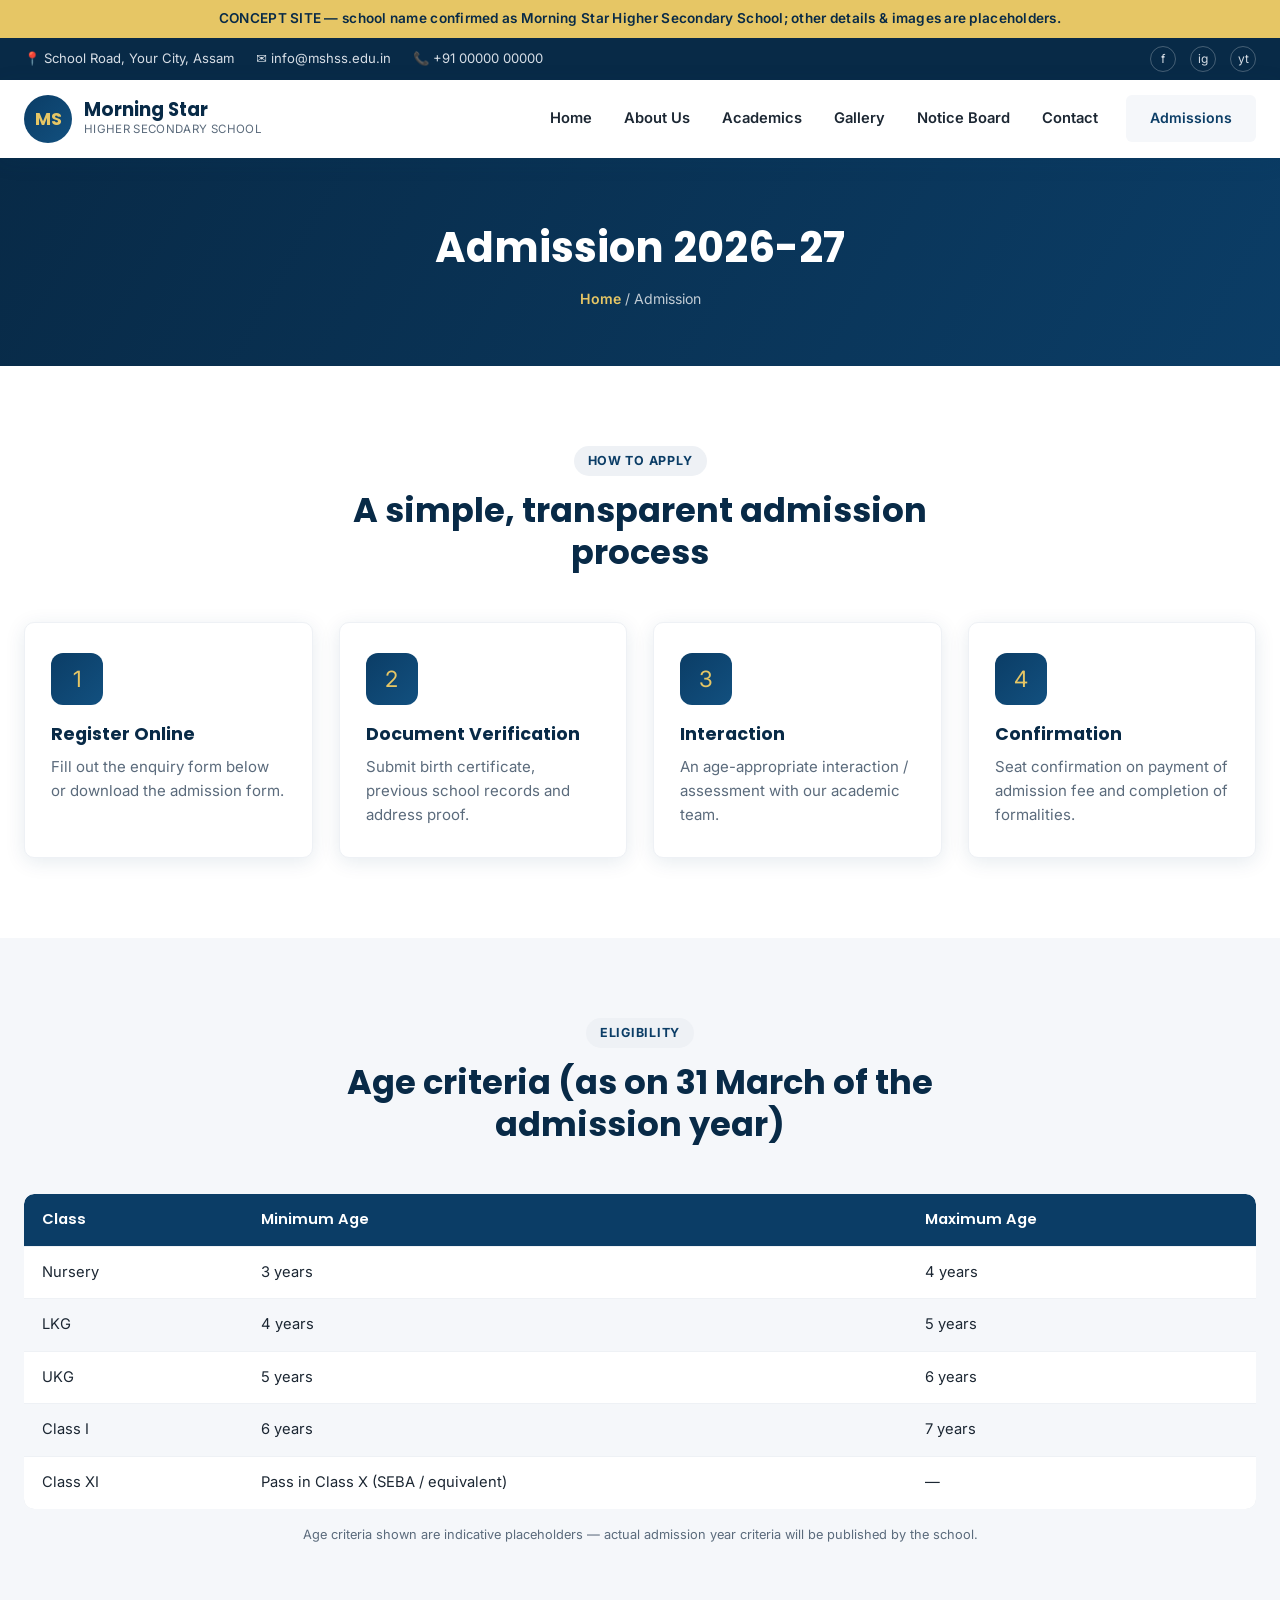
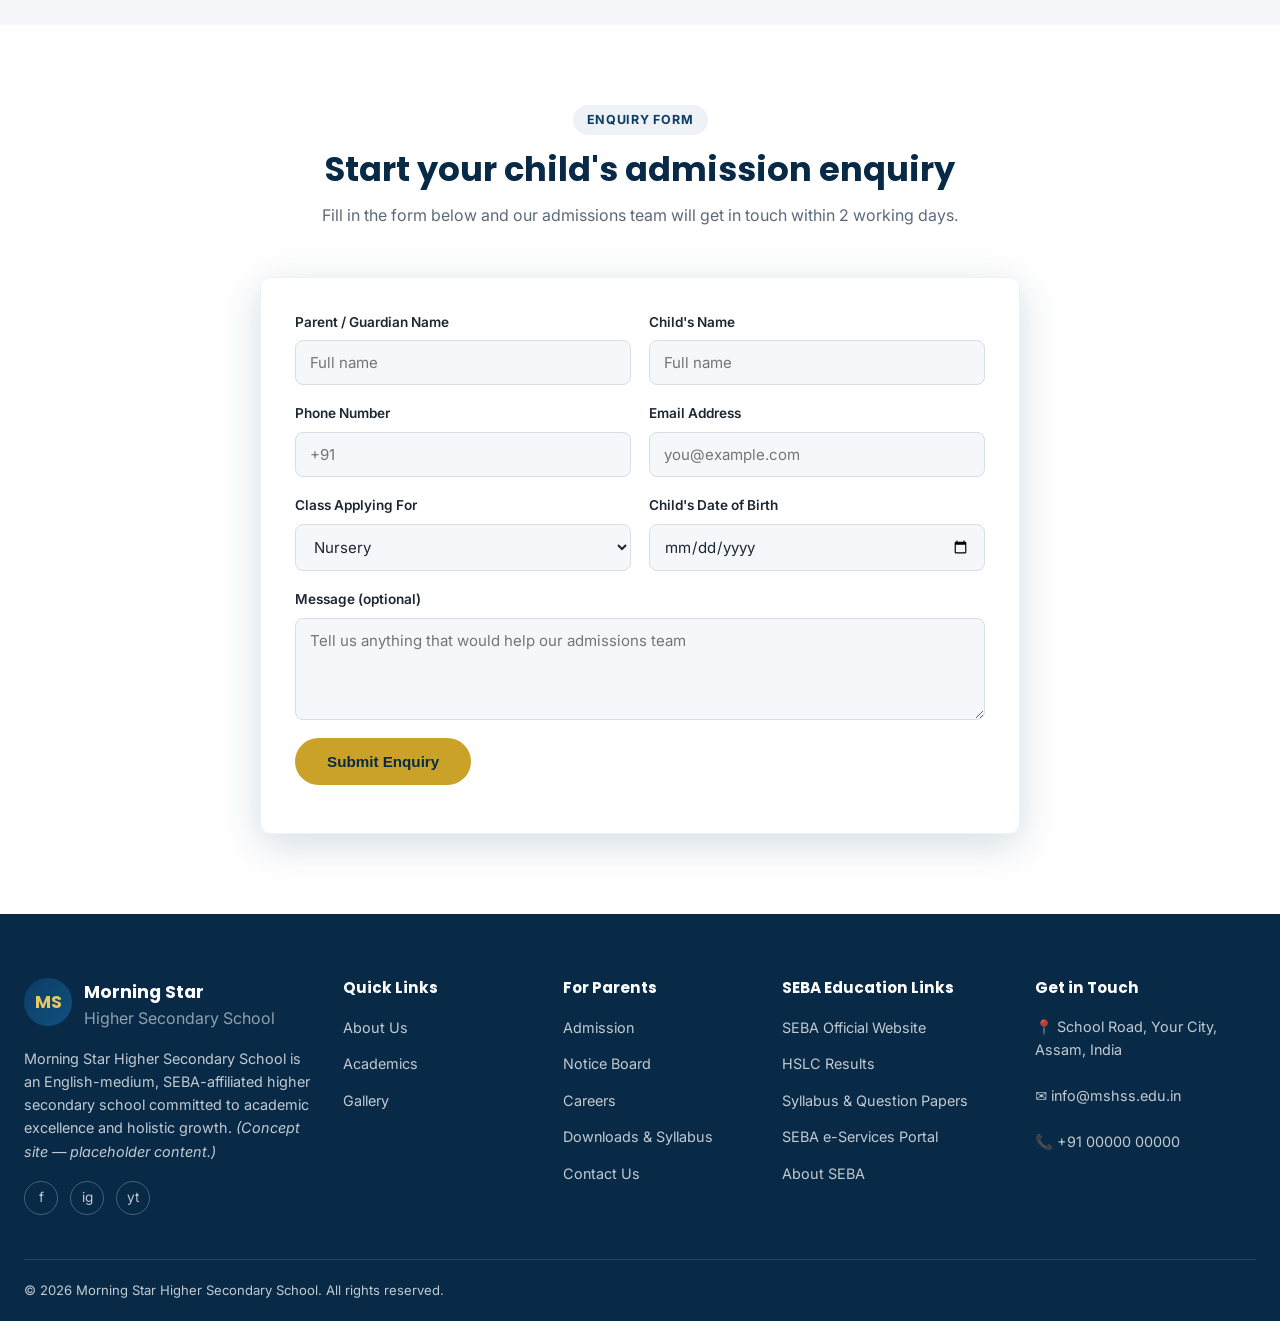
<file: admission.html>
<!DOCTYPE html>
<html lang="en">
<head>
<meta charset="UTF-8">
<meta name="viewport" content="width=device-width, initial-scale=1.0">
<title>Admission — Morning Star Higher Secondary School</title>
<link rel="preconnect" href="https://fonts.googleapis.com">
<link href="https://fonts.googleapis.com/css2?family=Poppins:wght@600;700&family=Inter:wght@400;500;600;700&display=swap" rel="stylesheet">
<link rel="stylesheet" href="css/style.css">
</head>
<body>

<div class="placeholder-banner">CONCEPT SITE — school name confirmed as Morning Star Higher Secondary School; other details &amp; images are placeholders.</div>

<div class="top-bar">
  <div class="container">
    <div class="top-bar-info">
      <span>📍 School Road, Your City, Assam</span>
      <span>✉️ info@mshss.edu.in</span>
      <span>📞 +91 00000 00000</span>
    </div>
    <div class="top-bar-social">
      <a href="#" aria-label="Facebook">f</a>
      <a href="#" aria-label="Instagram">ig</a>
      <a href="#" aria-label="YouTube">yt</a>
    </div>
  </div>
</div>

<header class="site-header">
  <div class="container">
    <a class="brand" href="index.html">
      <div class="brand-mark">MS</div>
      <div class="brand-text">
        <div class="name">Morning Star</div>
        <div class="tagline">Higher Secondary School</div>
      </div>
    </a>
    <nav class="main-nav">
      <ul>
        <li><a href="index.html">Home</a></li>
        <li><a href="about.html">About Us</a></li>
        <li><a href="academics.html">Academics</a></li>
        <li><a href="gallery.html">Gallery</a></li>
        <li><a href="notices.html">Notice Board</a></li>
        <li><a href="contact.html">Contact</a></li>
        <li><a href="admission.html" class="btn btn-primary">Admissions</a></li>
      </ul>
    </nav>
    <button class="nav-toggle" aria-label="Toggle menu"><span></span><span></span><span></span></button>
  </div>
</header>

<div class="page-hero">
  <div class="container">
    <h1>Admission 2026-27</h1>
    <div class="breadcrumb"><a href="index.html">Home</a> / Admission</div>
  </div>
</div>

<section>
  <div class="container">
    <div class="section-head">
      <span class="eyebrow">How to Apply</span>
      <h2>A simple, transparent admission process</h2>
    </div>
    <div class="card-grid cols-4">
      <div class="card"><div class="icon">1</div><h3>Register Online</h3><p>Fill out the enquiry form below or download the admission form.</p></div>
      <div class="card"><div class="icon">2</div><h3>Document Verification</h3><p>Submit birth certificate, previous school records and address proof.</p></div>
      <div class="card"><div class="icon">3</div><h3>Interaction</h3><p>An age-appropriate interaction / assessment with our academic team.</p></div>
      <div class="card"><div class="icon">4</div><h3>Confirmation</h3><p>Seat confirmation on payment of admission fee and completion of formalities.</p></div>
    </div>
  </div>
</section>

<section class="section-alt">
  <div class="container">
    <div class="section-head">
      <span class="eyebrow">Eligibility</span>
      <h2>Age criteria (as on 31 March of the admission year)</h2>
    </div>
    <div class="table-wrap">
      <table class="data-table">
        <thead><tr><th>Class</th><th>Minimum Age</th><th>Maximum Age</th></tr></thead>
        <tbody>
          <tr><td>Nursery</td><td>3 years</td><td>4 years</td></tr>
          <tr><td>LKG</td><td>4 years</td><td>5 years</td></tr>
          <tr><td>UKG</td><td>5 years</td><td>6 years</td></tr>
          <tr><td>Class I</td><td>6 years</td><td>7 years</td></tr>
          <tr><td>Class XI</td><td>Pass in Class X (SEBA / equivalent)</td><td>—</td></tr>
        </tbody>
      </table>
    </div>
    <p class="form-note text-center" style="margin-top:16px;">Age criteria shown are indicative placeholders — actual admission year criteria will be published by the school.</p>
  </div>
</section>

<section>
  <div class="container">
    <div class="section-head">
      <span class="eyebrow">Enquiry Form</span>
      <h2>Start your child's admission enquiry</h2>
      <p>Fill in the form below and our admissions team will get in touch within 2 working days.</p>
    </div>
    <div class="form-card" style="max-width:760px;margin:0 auto;">
      <form data-static-form>
        <div class="form-row">
          <div class="form-group"><label for="parent-name">Parent / Guardian Name</label><input id="parent-name" type="text" placeholder="Full name" required></div>
          <div class="form-group"><label for="child-name">Child's Name</label><input id="child-name" type="text" placeholder="Full name" required></div>
        </div>
        <div class="form-row">
          <div class="form-group"><label for="phone">Phone Number</label><input id="phone" type="tel" placeholder="+91" required></div>
          <div class="form-group"><label for="email">Email Address</label><input id="email" type="email" placeholder="you@example.com" required></div>
        </div>
        <div class="form-row">
          <div class="form-group"><label for="class">Class Applying For</label>
            <select id="class">
              <option>Nursery</option><option>LKG</option><option>UKG</option>
              <option>Class I</option><option>Class II</option><option>Class III</option>
              <option>Class VI</option><option>Class IX</option><option>Class XI</option>
            </select>
          </div>
          <div class="form-group"><label for="dob">Child's Date of Birth</label><input id="dob" type="date"></div>
        </div>
        <div class="form-group full" style="margin-bottom:18px;">
          <label for="message">Message (optional)</label>
          <textarea id="message" rows="4" placeholder="Tell us anything that would help our admissions team"></textarea>
        </div>
        <button type="submit" class="btn btn-primary">Submit Enquiry</button>
        <p class="form-submit-note form-note"></p>
      </form>
    </div>
  </div>
</section>

<footer class="site-footer" id="site-footer-include"></footer>
<script src="js/script.js"></script>
<script src="js/footer.js"></script>
</body>
</html>
</file>
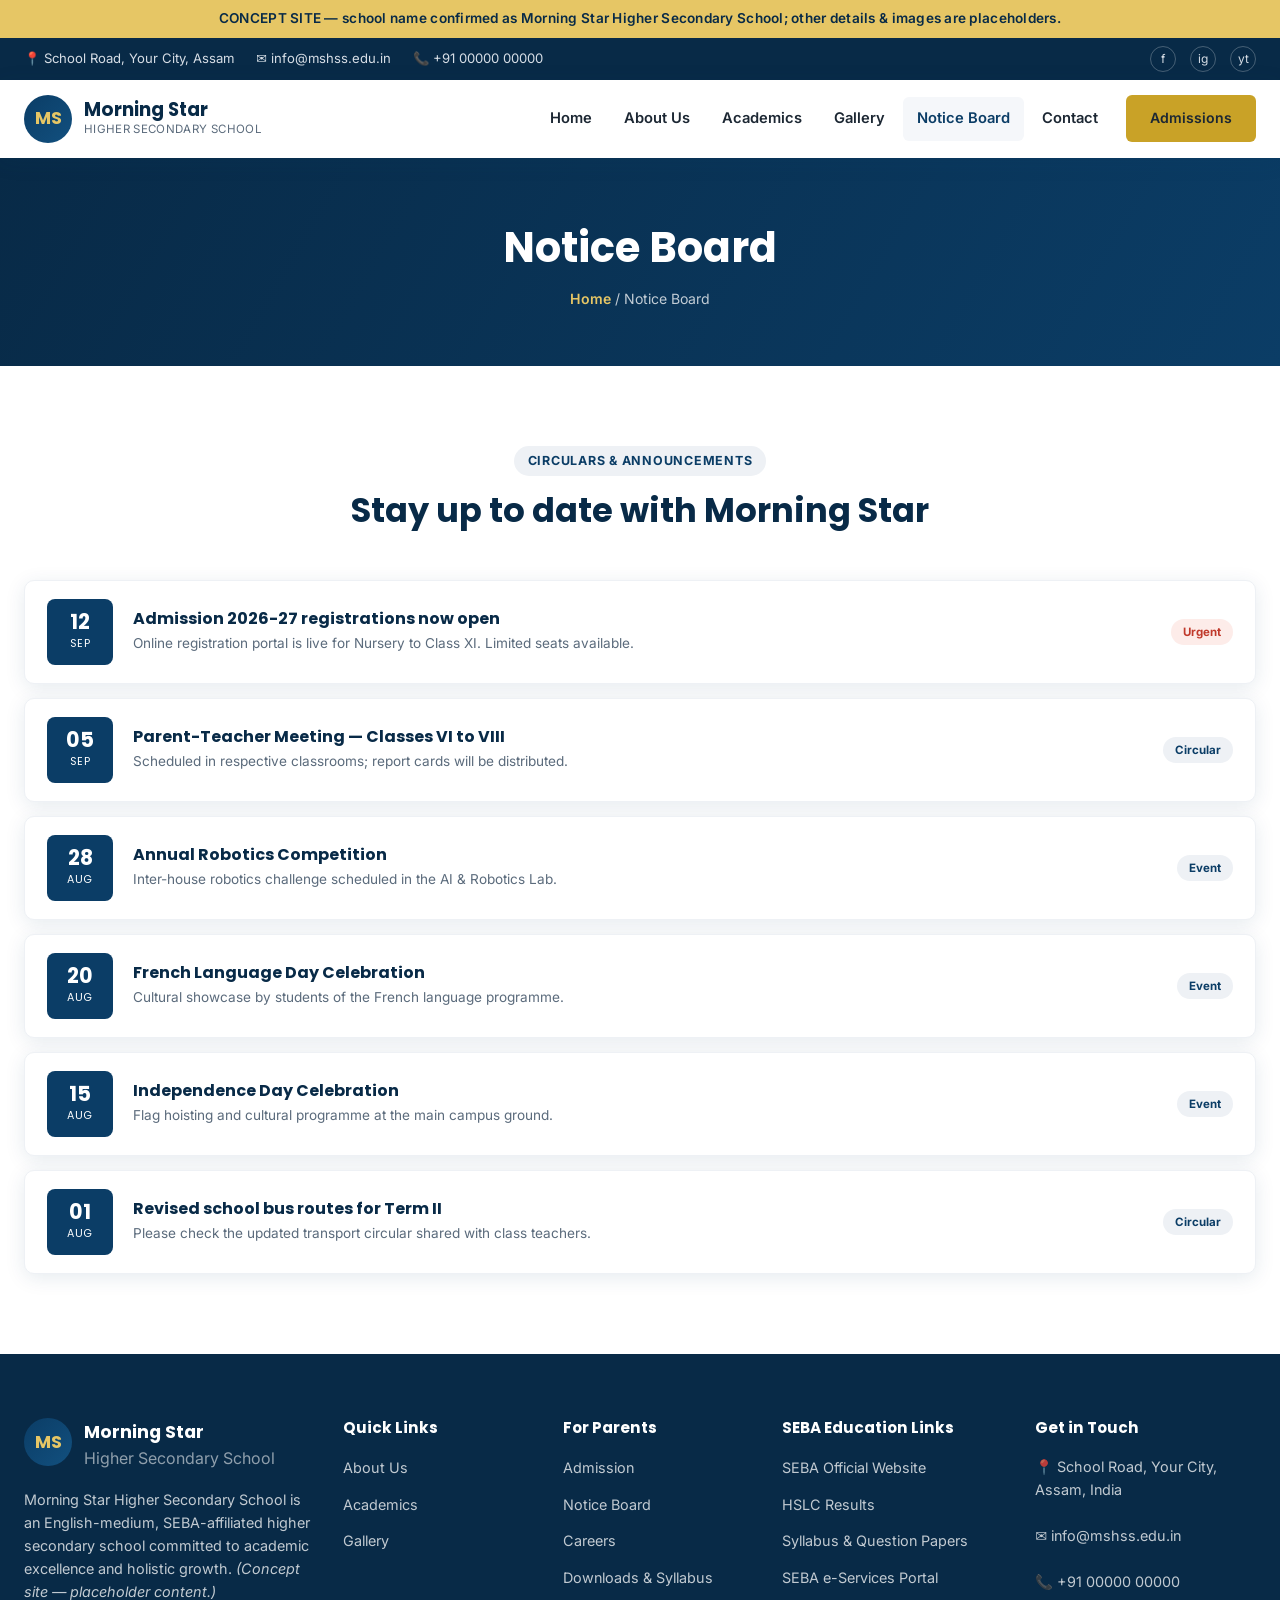
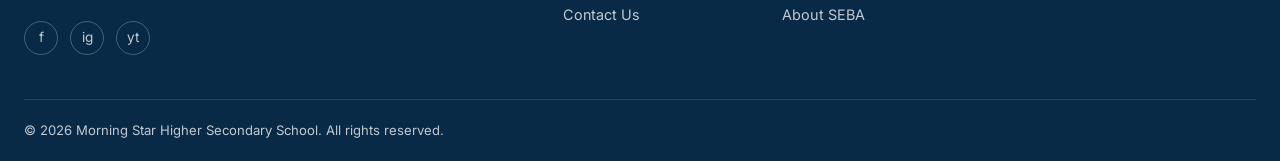
<file: notices.html>
<!DOCTYPE html>
<html lang="en">
<head>
<meta charset="UTF-8">
<meta name="viewport" content="width=device-width, initial-scale=1.0">
<title>Notice Board — Morning Star Higher Secondary School</title>
<link rel="preconnect" href="https://fonts.googleapis.com">
<link href="https://fonts.googleapis.com/css2?family=Poppins:wght@600;700&family=Inter:wght@400;500;600;700&display=swap" rel="stylesheet">
<link rel="stylesheet" href="css/style.css">
</head>
<body>

<div class="placeholder-banner">CONCEPT SITE — school name confirmed as Morning Star Higher Secondary School; other details &amp; images are placeholders.</div>

<div class="top-bar">
  <div class="container">
    <div class="top-bar-info">
      <span>📍 School Road, Your City, Assam</span>
      <span>✉️ info@mshss.edu.in</span>
      <span>📞 +91 00000 00000</span>
    </div>
    <div class="top-bar-social">
      <a href="#" aria-label="Facebook">f</a>
      <a href="#" aria-label="Instagram">ig</a>
      <a href="#" aria-label="YouTube">yt</a>
    </div>
  </div>
</div>

<header class="site-header">
  <div class="container">
    <a class="brand" href="index.html">
      <div class="brand-mark">MS</div>
      <div class="brand-text">
        <div class="name">Morning Star</div>
        <div class="tagline">Higher Secondary School</div>
      </div>
    </a>
    <nav class="main-nav">
      <ul>
        <li><a href="index.html">Home</a></li>
        <li><a href="about.html">About Us</a></li>
        <li><a href="academics.html">Academics</a></li>
        <li><a href="gallery.html">Gallery</a></li>
        <li><a href="notices.html">Notice Board</a></li>
        <li><a href="contact.html">Contact</a></li>
        <li><a href="admission.html" class="btn btn-primary">Admissions</a></li>
      </ul>
    </nav>
    <button class="nav-toggle" aria-label="Toggle menu"><span></span><span></span><span></span></button>
  </div>
</header>

<div class="page-hero">
  <div class="container">
    <h1>Notice Board</h1>
    <div class="breadcrumb"><a href="index.html">Home</a> / Notice Board</div>
  </div>
</div>

<section>
  <div class="container">
    <div class="section-head">
      <span class="eyebrow">Circulars &amp; Announcements</span>
      <h2>Stay up to date with Morning Star</h2>
    </div>
    <div class="notice-list">
      <div class="notice-item">
        <div class="notice-date"><span class="day">12</span><span class="mon">Sep</span></div>
        <div class="notice-body"><h4>Admission 2026-27 registrations now open</h4><p>Online registration portal is live for Nursery to Class XI. Limited seats available.</p></div>
        <span class="notice-tag urgent">Urgent</span>
      </div>
      <div class="notice-item">
        <div class="notice-date"><span class="day">05</span><span class="mon">Sep</span></div>
        <div class="notice-body"><h4>Parent-Teacher Meeting — Classes VI to VIII</h4><p>Scheduled in respective classrooms; report cards will be distributed.</p></div>
        <span class="notice-tag">Circular</span>
      </div>
      <div class="notice-item">
        <div class="notice-date"><span class="day">28</span><span class="mon">Aug</span></div>
        <div class="notice-body"><h4>Annual Robotics Competition</h4><p>Inter-house robotics challenge scheduled in the AI &amp; Robotics Lab.</p></div>
        <span class="notice-tag">Event</span>
      </div>
      <div class="notice-item">
        <div class="notice-date"><span class="day">20</span><span class="mon">Aug</span></div>
        <div class="notice-body"><h4>French Language Day Celebration</h4><p>Cultural showcase by students of the French language programme.</p></div>
        <span class="notice-tag">Event</span>
      </div>
      <div class="notice-item">
        <div class="notice-date"><span class="day">15</span><span class="mon">Aug</span></div>
        <div class="notice-body"><h4>Independence Day Celebration</h4><p>Flag hoisting and cultural programme at the main campus ground.</p></div>
        <span class="notice-tag">Event</span>
      </div>
      <div class="notice-item">
        <div class="notice-date"><span class="day">01</span><span class="mon">Aug</span></div>
        <div class="notice-body"><h4>Revised school bus routes for Term II</h4><p>Please check the updated transport circular shared with class teachers.</p></div>
        <span class="notice-tag">Circular</span>
      </div>
    </div>
  </div>
</section>

<footer class="site-footer" id="site-footer-include"></footer>
<script src="js/script.js"></script>
<script src="js/footer.js"></script>
</body>
</html>
</file>
<file: css/style.css>
/* ============================================
   MSHSS — Concept Site Stylesheet
   Placeholder branding — swap colors, fonts,
   logo and copy with real school assets later.
   ============================================ */

:root {
  --navy: #0b3d66;
  --navy-dark: #082a47;
  --navy-light: #12507f;
  --gold: #c9a227;
  --gold-light: #e6c665;
  --white: #ffffff;
  --off-white: #f5f7fa;
  --gray-100: #eef1f5;
  --gray-300: #d7dee6;
  --gray-600: #5b6b7c;
  --gray-900: #1c2733;
  --radius: 10px;
  --shadow: 0 4px 20px rgba(11, 61, 102, 0.1);
  --shadow-lg: 0 10px 40px rgba(11, 61, 102, 0.18);
  --max-width: 1440px;
  --header-h: 78px;
}

* { box-sizing: border-box; margin: 0; padding: 0; }

html { scroll-behavior: smooth; }

body {
  font-family: 'Inter', 'Segoe UI', system-ui, sans-serif;
  color: var(--gray-900);
  background: var(--white);
  line-height: 1.6;
  -webkit-font-smoothing: antialiased;
}

h1, h2, h3, h4 {
  font-family: 'Poppins', 'Segoe UI', system-ui, sans-serif;
  color: var(--navy-dark);
  line-height: 1.25;
}

a { color: inherit; text-decoration: none; }
img { max-width: 100%; display: block; }
ul { list-style: none; }

.container {
  max-width: var(--max-width);
  margin: 0 auto;
  padding: 0 24px;
}

.placeholder-banner {
  background: var(--gold-light);
  color: var(--navy-dark);
  text-align: center;
  font-size: 0.85rem;
  font-weight: 600;
  padding: 8px 16px;
  letter-spacing: 0.02em;
}

/* ---------- Buttons ---------- */
.btn {
  display: inline-block;
  padding: 13px 30px;
  border-radius: 999px;
  font-weight: 600;
  font-size: 0.95rem;
  border: 2px solid transparent;
  cursor: pointer;
  transition: all 0.2s ease;
}
.btn-primary { background: var(--gold); color: var(--navy-dark); }
.btn-primary:hover { background: var(--gold-light); transform: translateY(-2px); }
.btn-outline { background: transparent; border-color: var(--white); color: var(--white); }
.btn-outline:hover { background: var(--white); color: var(--navy); }
.btn-navy { background: var(--navy); color: var(--white); }
.btn-navy:hover { background: var(--navy-light); transform: translateY(-2px); }

/* ---------- Top Bar ---------- */
.top-bar {
  background: var(--navy-dark);
  color: var(--gray-300);
  font-size: 0.82rem;
}
.top-bar .container {
  display: flex;
  justify-content: space-between;
  align-items: center;
  padding-top: 8px;
  padding-bottom: 8px;
  flex-wrap: wrap;
  gap: 6px;
}
.top-bar-info { display: flex; gap: 22px; flex-wrap: wrap; }
.top-bar-info span { display: inline-flex; align-items: center; gap: 6px; }
.top-bar-social { display: flex; gap: 14px; }
.top-bar-social a {
  width: 26px; height: 26px;
  border: 1px solid rgba(255,255,255,0.25);
  border-radius: 50%;
  display: inline-flex; align-items: center; justify-content: center;
  font-size: 0.75rem;
  transition: background 0.2s;
}
.top-bar-social a:hover { background: var(--gold); color: var(--navy-dark); border-color: var(--gold); }

/* ---------- Header / Nav ---------- */
.site-header {
  position: sticky; top: 0; z-index: 100;
  background: var(--white);
  box-shadow: var(--shadow);
}
.site-header .container {
  display: flex;
  align-items: center;
  justify-content: space-between;
  height: var(--header-h);
}
.brand { display: flex; align-items: center; gap: 12px; flex-shrink: 0; }
.brand-mark {
  width: 48px; height: 48px;
  border-radius: 50%;
  background: linear-gradient(135deg, var(--navy), var(--navy-light));
  color: var(--gold-light);
  display: flex; align-items: center; justify-content: center;
  font-family: 'Poppins', sans-serif;
  font-weight: 700;
  font-size: 1.1rem;
  flex-shrink: 0;
}
.brand-text .name {
  font-family: 'Poppins', sans-serif;
  font-weight: 700;
  font-size: 1.15rem;
  color: var(--navy-dark);
  line-height: 1.15;
  white-space: nowrap;
}
.brand-text .tagline {
  font-size: 0.72rem;
  color: var(--gray-600);
  letter-spacing: 0.03em;
  text-transform: uppercase;
  white-space: nowrap;
}

.main-nav ul { display: flex; gap: 4px; align-items: center; }
.main-nav a {
  display: inline-block;
  padding: 10px 14px;
  font-size: 0.92rem;
  font-weight: 600;
  color: var(--gray-900);
  border-radius: 6px;
  transition: color 0.2s, background 0.2s;
  white-space: nowrap;
}
.main-nav a:hover,
.main-nav a.active { color: var(--navy); background: var(--off-white); }
.main-nav .btn { margin-left: 10px; padding: 10px 22px; font-size: 0.88rem; }

.nav-toggle {
  display: none;
  flex-direction: column;
  gap: 5px;
  background: none;
  border: none;
  cursor: pointer;
  padding: 6px;
}
.nav-toggle span { width: 26px; height: 3px; background: var(--navy-dark); border-radius: 2px; }

/* ---------- Hero ---------- */
.hero {
  position: relative;
  color: var(--white);
  background: linear-gradient(115deg, rgba(8,42,71,0.92), rgba(11,61,102,0.82)), url('https://placehold.co/1600x700/0b3d66/0b3d66?text=+') center/cover;
  padding: 90px 0 100px;
  overflow: hidden;
}
.hero .container { position: relative; z-index: 2; }
.hero-eyebrow {
  display: inline-block;
  background: rgba(255,255,255,0.12);
  border: 1px solid rgba(255,255,255,0.3);
  padding: 6px 16px;
  border-radius: 999px;
  font-size: 0.8rem;
  font-weight: 600;
  letter-spacing: 0.04em;
  margin-bottom: 22px;
}
.hero h1 {
  color: var(--white);
  font-size: clamp(2rem, 4.2vw, 3.2rem);
  max-width: 720px;
  margin-bottom: 20px;
}
.hero h1 span { color: var(--gold-light); }
.hero p {
  max-width: 560px;
  font-size: 1.08rem;
  color: rgba(255,255,255,0.88);
  margin-bottom: 34px;
}
.hero-actions { display: flex; gap: 16px; flex-wrap: wrap; }

.page-hero {
  background: linear-gradient(120deg, var(--navy-dark), var(--navy));
  color: var(--white);
  padding: 64px 0 56px;
  text-align: center;
}
.page-hero h1 { color: var(--white); font-size: clamp(1.8rem, 3.5vw, 2.6rem); }
.breadcrumb { margin-top: 14px; font-size: 0.88rem; color: rgba(255,255,255,0.75); }
.breadcrumb a { color: var(--gold-light); font-weight: 600; }

/* ---------- Stats strip ---------- */
.stats-strip {
  background: var(--navy);
  color: var(--white);
  margin-top: -46px;
  position: relative;
  z-index: 3;
  border-radius: var(--radius);
  max-width: calc(var(--max-width) - 0px);
  margin-left: auto; margin-right: auto;
  box-shadow: var(--shadow-lg);
}
.stats-strip .container { padding: 30px 24px; }
.stats-grid {
  display: grid;
  grid-template-columns: repeat(4, 1fr);
  gap: 20px;
  text-align: center;
}
.stats-grid .num {
  font-family: 'Poppins', sans-serif;
  font-size: 2.1rem;
  font-weight: 700;
  color: var(--gold-light);
}
.stats-grid .label { font-size: 0.85rem; color: rgba(255,255,255,0.82); margin-top: 4px; }

/* ---------- Sections ---------- */
section { padding: 80px 0; }
.section-tight { padding: 60px 0; }
.section-alt { background: var(--off-white); }
.section-head { max-width: 640px; margin: 0 auto 48px; text-align: center; }
.eyebrow {
  display: inline-block;
  color: var(--navy);
  background: var(--gray-100);
  font-size: 0.78rem;
  font-weight: 700;
  letter-spacing: 0.06em;
  text-transform: uppercase;
  padding: 5px 14px;
  border-radius: 999px;
  margin-bottom: 14px;
}
.section-head h2 { font-size: clamp(1.6rem, 3vw, 2.1rem); margin-bottom: 12px; }
.section-head p { color: var(--gray-600); }

/* ---------- Cards ---------- */
.card-grid { display: grid; grid-template-columns: repeat(3, 1fr); gap: 26px; }
.card-grid.cols-4 { grid-template-columns: repeat(4, 1fr); }
.card-grid.cols-2 { grid-template-columns: repeat(2, 1fr); }

.card {
  background: var(--white);
  border: 1px solid var(--gray-100);
  border-radius: var(--radius);
  padding: 30px 26px;
  box-shadow: var(--shadow);
  transition: transform 0.2s, box-shadow 0.2s;
}
.card:hover { transform: translateY(-5px); box-shadow: var(--shadow-lg); }
.card .icon {
  width: 52px; height: 52px;
  border-radius: 12px;
  background: linear-gradient(135deg, var(--navy), var(--navy-light));
  color: var(--gold-light);
  display: flex; align-items: center; justify-content: center;
  font-size: 1.4rem;
  margin-bottom: 18px;
}
.card h3 { font-size: 1.1rem; margin-bottom: 10px; }
.card p { color: var(--gray-600); font-size: 0.94rem; }

.img-card {
  border-radius: var(--radius);
  overflow: hidden;
  background: var(--white);
  border: 1px solid var(--gray-100);
  box-shadow: var(--shadow);
}
.img-card img { width: 100%; height: 190px; object-fit: cover; }
.img-card .body { padding: 20px 22px; }
.img-card h3 { font-size: 1.05rem; margin-bottom: 8px; }
.img-card p { color: var(--gray-600); font-size: 0.92rem; }

/* ---------- Two column ---------- */
.split {
  display: grid;
  grid-template-columns: 1fr 1fr;
  gap: 56px;
  align-items: center;
}
.split img { border-radius: var(--radius); box-shadow: var(--shadow-lg); }
.split .eyebrow { margin-bottom: 12px; }
.split h2 { margin-bottom: 18px; font-size: clamp(1.5rem, 2.8vw, 2rem); }
.split p { color: var(--gray-600); margin-bottom: 16px; }
.split ul { margin-top: 18px; display: flex; flex-direction: column; gap: 12px; }
.split ul li { display: flex; gap: 10px; align-items: flex-start; color: var(--gray-900); font-size: 0.96rem; }
.split ul li::before {
  content: "✓";
  flex-shrink: 0;
  width: 22px; height: 22px;
  background: var(--gold);
  color: var(--navy-dark);
  border-radius: 50%;
  font-size: 0.7rem;
  font-weight: 700;
  display: flex; align-items: center; justify-content: center;
  margin-top: 2px;
}

/* ---------- Notice list ---------- */
.notice-list { display: flex; flex-direction: column; gap: 14px; }
.notice-item {
  display: flex;
  align-items: center;
  gap: 20px;
  background: var(--white);
  border: 1px solid var(--gray-100);
  border-radius: var(--radius);
  padding: 18px 22px;
  box-shadow: var(--shadow);
  transition: box-shadow 0.2s, transform 0.2s;
}
.notice-item:hover { box-shadow: var(--shadow-lg); transform: translateX(3px); }
.notice-date {
  flex-shrink: 0;
  width: 66px; height: 66px;
  background: var(--navy);
  color: var(--white);
  border-radius: 8px;
  display: flex; flex-direction: column; align-items: center; justify-content: center;
  font-family: 'Poppins', sans-serif;
}
.notice-date .day { font-size: 1.3rem; font-weight: 700; line-height: 1; }
.notice-date .mon { font-size: 0.68rem; text-transform: uppercase; letter-spacing: 0.05em; margin-top: 2px; }
.notice-body { flex: 1; }
.notice-body h4 { font-size: 1rem; margin-bottom: 4px; }
.notice-body p { font-size: 0.85rem; color: var(--gray-600); }
.notice-tag {
  font-size: 0.72rem;
  font-weight: 700;
  padding: 4px 12px;
  border-radius: 999px;
  background: var(--gray-100);
  color: var(--navy);
  white-space: nowrap;
}
.notice-tag.urgent { background: #fdece9; color: #c0392b; }

/* ---------- Principal's message ---------- */
.message-card-single {
  max-width: 660px;
  margin: 0 auto;
  display: flex;
  align-items: center;
  gap: 34px;
  background: var(--white);
  border: 1px solid var(--gray-100);
  border-radius: var(--radius);
  padding: 38px;
  box-shadow: var(--shadow);
}
.message-card-single img {
  width: 180px;
  height: 180px;
  border-radius: 50%;
  object-fit: cover;
  flex-shrink: 0;
  box-shadow: var(--shadow-lg);
}
.message-card-single h3 { font-size: 1.15rem; margin-bottom: 4px; }
.message-card-single .role { color: var(--navy); font-weight: 600; font-size: 0.88rem; margin-bottom: 14px; }
.message-card-single p { color: var(--gray-600); font-size: 0.98rem; }

/* ---------- Gallery ---------- */
.gallery-filter { display: flex; gap: 10px; justify-content: center; flex-wrap: wrap; margin-bottom: 36px; }
.gallery-filter button {
  padding: 9px 20px;
  border-radius: 999px;
  border: 1px solid var(--gray-300);
  background: var(--white);
  font-weight: 600;
  font-size: 0.86rem;
  cursor: pointer;
  transition: all 0.2s;
}
.gallery-filter button.active,
.gallery-filter button:hover { background: var(--navy); color: var(--white); border-color: var(--navy); }
.gallery-grid { display: grid; grid-template-columns: repeat(4, 1fr); gap: 16px; }
.gallery-grid .g-item { border-radius: var(--radius); overflow: hidden; box-shadow: var(--shadow); }
.gallery-grid .g-item img { height: 190px; width: 100%; object-fit: cover; transition: transform 0.3s; }
.gallery-grid .g-item:hover img { transform: scale(1.06); }

/* ---------- Forms ---------- */
.form-card {
  background: var(--white);
  border: 1px solid var(--gray-100);
  border-radius: var(--radius);
  padding: 34px;
  box-shadow: var(--shadow-lg);
}
.form-row { display: grid; grid-template-columns: 1fr 1fr; gap: 18px; margin-bottom: 18px; }
.form-group { display: flex; flex-direction: column; gap: 7px; }
.form-group.full { grid-column: 1 / -1; }
.form-group label { font-size: 0.85rem; font-weight: 600; color: var(--gray-900); }
.form-group input,
.form-group select,
.form-group textarea {
  padding: 12px 14px;
  border: 1px solid var(--gray-300);
  border-radius: 8px;
  font-family: inherit;
  font-size: 0.94rem;
  color: var(--gray-900);
  background: var(--off-white);
}
.form-group input:focus,
.form-group select:focus,
.form-group textarea:focus { outline: 2px solid var(--navy-light); background: var(--white); }
.form-note { font-size: 0.8rem; color: var(--gray-600); margin-top: 14px; }

/* ---------- Table ---------- */
.data-table { width: 100%; border-collapse: collapse; background: var(--white); box-shadow: var(--shadow); border-radius: var(--radius); overflow: hidden; }
.data-table th, .data-table td { padding: 14px 18px; text-align: left; border-bottom: 1px solid var(--gray-100); font-size: 0.92rem; }
.data-table th { background: var(--navy); color: var(--white); font-family: 'Poppins', sans-serif; font-weight: 600; }
.data-table tr:last-child td { border-bottom: none; }
.data-table tr:nth-child(even) td { background: var(--off-white); }
.table-wrap { overflow-x: auto; border-radius: var(--radius); }

/* ---------- CTA ---------- */
.cta-band {
  background: linear-gradient(120deg, var(--navy-dark), var(--navy));
  color: var(--white);
  border-radius: var(--radius);
  padding: 52px 40px;
  display: flex;
  align-items: center;
  justify-content: space-between;
  gap: 30px;
  flex-wrap: wrap;
}
.cta-band h2 { color: var(--white); font-size: 1.6rem; margin-bottom: 8px; }
.cta-band p { color: rgba(255,255,255,0.8); }
.cta-actions { display: flex; gap: 14px; flex-wrap: wrap; }

/* ---------- Footer ---------- */
.site-footer { background: var(--navy-dark); color: rgba(255,255,255,0.75); padding: 64px 0 0; }
.footer-grid {
  display: grid;
  grid-template-columns: 1.3fr 0.85fr 0.85fr 1fr 1fr;
  gap: 32px;
  padding-bottom: 44px;
  border-bottom: 1px solid rgba(255,255,255,0.12);
}
.footer-brand { display: flex; gap: 12px; margin-bottom: 16px; }
.footer-brand .name { color: var(--white); font-family: 'Poppins', sans-serif; font-weight: 700; font-size: 1.1rem; }
.footer-col h4 { color: var(--white); font-size: 0.95rem; margin-bottom: 18px; }
.footer-col ul { display: flex; flex-direction: column; gap: 11px; }
.footer-col a { font-size: 0.9rem; transition: color 0.2s; }
.footer-col a:hover { color: var(--gold-light); }
.footer-contact li { display: flex; gap: 10px; font-size: 0.9rem; margin-bottom: 12px; align-items: flex-start; }
.footer-social { display: flex; gap: 12px; margin-top: 18px; }
.footer-social a {
  width: 34px; height: 34px;
  border: 1px solid rgba(255,255,255,0.25);
  border-radius: 50%;
  display: flex; align-items: center; justify-content: center;
  font-size: 0.85rem;
  transition: background 0.2s;
}
.footer-social a:hover { background: var(--gold); color: var(--navy-dark); border-color: var(--gold); }
.footer-bottom {
  padding: 20px 0;
  display: flex;
  justify-content: space-between;
  align-items: center;
  font-size: 0.82rem;
  flex-wrap: wrap;
  gap: 10px;
}

/* ---------- Utilities ---------- */
.text-center { text-align: center; }
.mt-40 { margin-top: 40px; }

/* ---------- Responsive ---------- */
@media (max-width: 980px) {
  .card-grid { grid-template-columns: repeat(2, 1fr); }
  .card-grid.cols-4 { grid-template-columns: repeat(2, 1fr); }
  .gallery-grid { grid-template-columns: repeat(2, 1fr); }
  .split { grid-template-columns: 1fr; }
  .split img { order: -1; }
  .footer-grid { grid-template-columns: 1fr 1fr; }
  .stats-grid { grid-template-columns: repeat(2, 1fr); gap: 26px; }
}

@media (max-width: 760px) {
  .top-bar-info span:nth-child(2) { display: none; }
  .main-nav {
    position: fixed;
    top: var(--header-h); left: 0; right: 0; bottom: 0;
    background: var(--white);
    transform: translateX(100%);
    transition: transform 0.25s ease;
    padding: 24px;
    overflow-y: auto;
  }
  .main-nav.open { transform: translateX(0); }
  .main-nav ul { flex-direction: column; align-items: stretch; gap: 2px; }
  .main-nav a { padding: 14px 16px; font-size: 1rem; }
  .main-nav .btn { margin: 14px 0 0; text-align: center; }
  .nav-toggle { display: flex; }
  .card-grid, .card-grid.cols-4, .card-grid.cols-2, .gallery-grid { grid-template-columns: 1fr; }
  .form-row { grid-template-columns: 1fr; }
  .message-card-single { flex-direction: column; text-align: center; padding: 30px; }
  .message-card-single img { width: 140px; height: 140px; }
  .footer-grid { grid-template-columns: 1fr; }
  .cta-band { flex-direction: column; text-align: center; }
}
</file>
